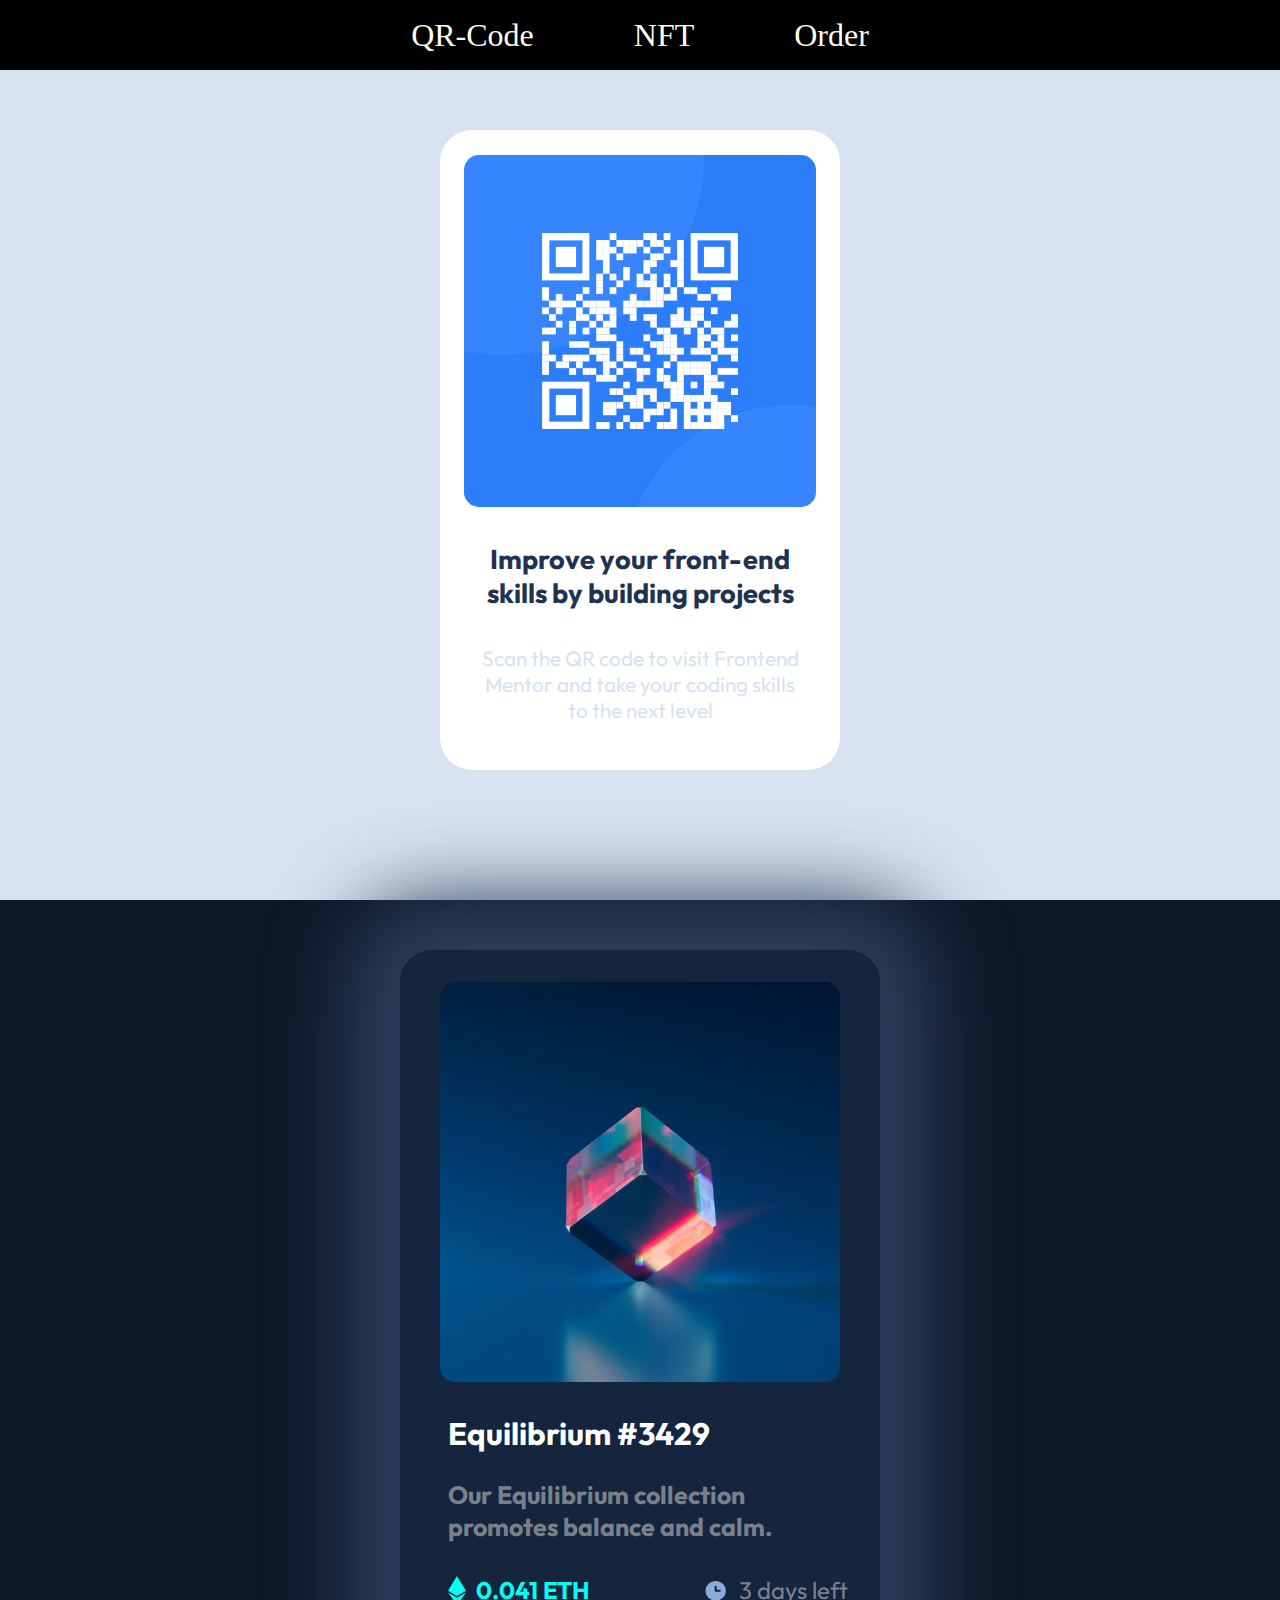
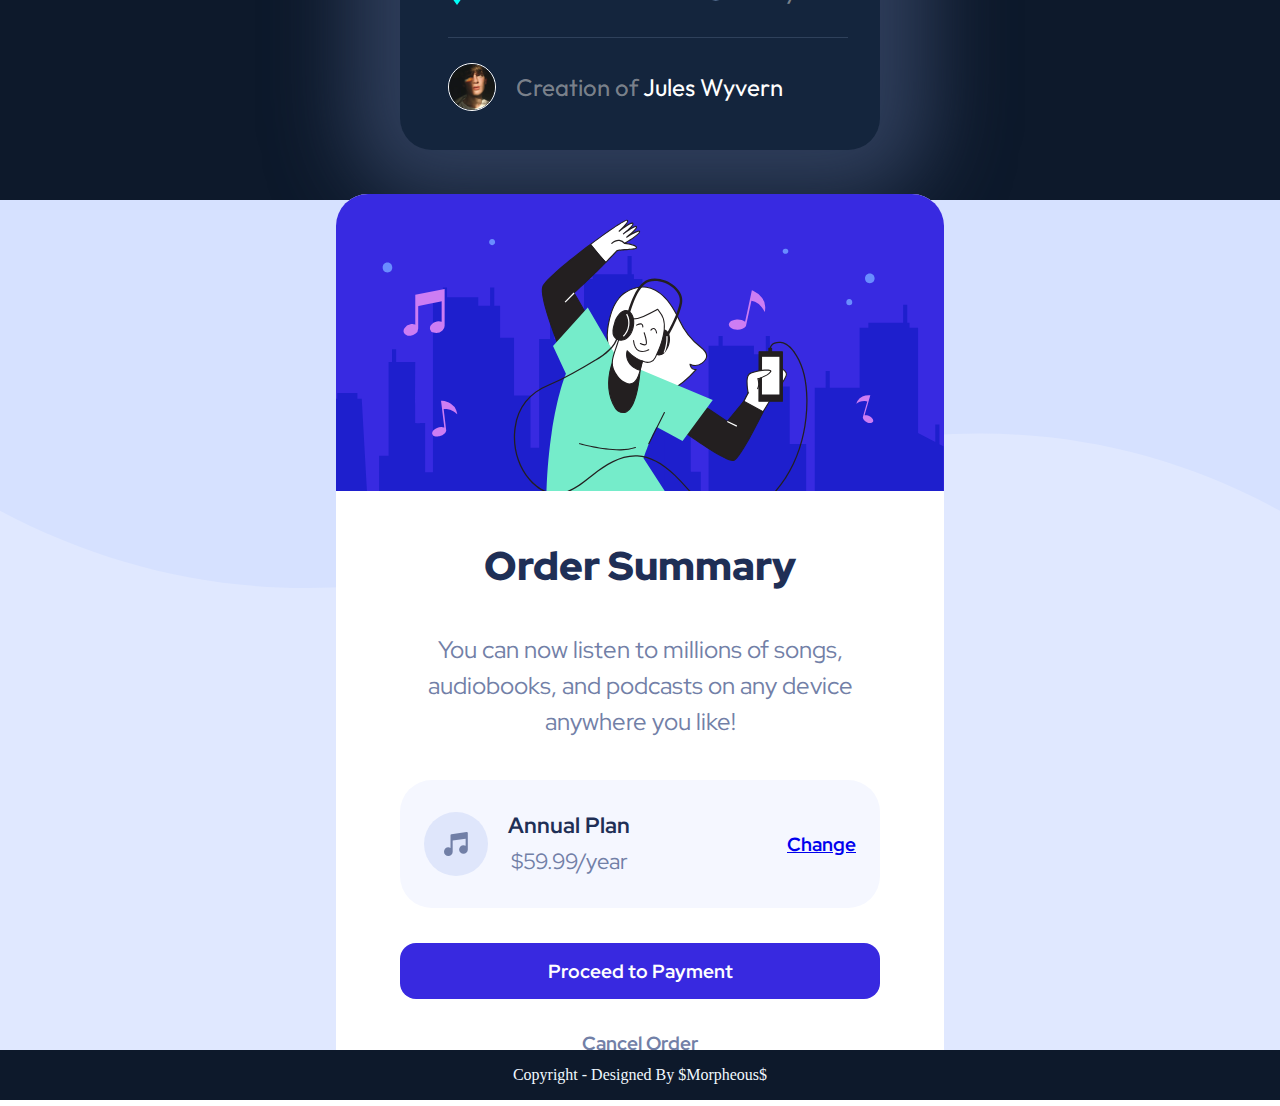
<file: index.html>
<!DOCTYPE html>
<html lang="fr-FR">
  <head>
    <meta charset="UTF-8" />
    <meta http-equiv="X-UA-Compatible" content="IE=edge" />
    <meta name="viewport" content="width=device-width, initial-scale=1.0" />
    <link
      rel="shortcut icon"
      href="nft-preview-card-component-main/images/favicon-32x32.png"
      type="image/x-icon"
    />
    <link rel="preconnect" href="https://fonts.googleapis.com" />
    <link rel="preconnect" href="https://fonts.gstatic.com" crossorigin />
    <link
      href="https://fonts.googleapis.com/css2?family=Outfit&display=swap"
      rel="stylesheet"
    />
    <link rel="preconnect" href="https://fonts.googleapis.com"> 
    <link rel="preconnect" href="https://fonts.gstatic.com" crossorigin> 
    <link href="https://fonts.googleapis.com/css2?family=Red+Hat+Display:wght@500;700;900&display=swap" rel="stylesheet">
    <link rel="stylesheet" href="css/style.css" />
    <title>cards HomeWork</title>
  </head>

  <body>
    <!-- entete et bare de navigation -->
    <header class="navbar">
      <nav>
        <ul>
          <li><a href="#one">QR-Code</a></li>
          <li><a href="#two">NFT</a></li>
          <li><a href="#three">Order</a></li>
        </ul>
      </nav>
    </header>
    <!-- Corp du site -->
    <main class="main">
      <!-- Carte QR-Code -->
      <article class="container" id="one">
        <div class="qr">
          <div class="image-qr">
            <img src="qr-code-component-main/images/image-qr-code.png" alt="" />
          </div>
          <div class="text-qr">
            <h4>Improve your front-end skills by building projects</h4>
            <p class="text-qr">
              Scan the QR code to visit Frontend Mentor and take your coding
              skills to the next level
            </p>
          </div>
        </div>
      </article>
      <!-- Carte NFT -->
      <article class="container" id="two">
        <div class="nft">
          <div class="image-nft">
            <a href="#two"
              ><img
                src="nft-preview-card-component-main/images/image-equilibrium.jpg"
                alt="photo Equilibrium"
            /></a>
          </div>
          <div class="part-two">
            <div class="titre-nft">
              <a><h2>Equilibrium #3429</h2></a>
            </div>
            <div class="text-nft">
              <h3>Our Equilibrium collection promotes balance and calm.</h3>
            </div>
            <div class="price-days">
              <div class="price-nft">
                <img
                  src="nft-preview-card-component-main/images/icon-ethereum.svg"
                  alt="icone de l'etherium"
                />
                <p class="p-price-nft">0.041 ETH</p>
              </div>
              <div class="days">
                <img
                  src="nft-preview-card-component-main/images/icon-clock.svg"
                  alt="icone d'une montre"
                />
                <p class="p-days">3 days left</p>
              </div>
            </div>
            <div class="line"></div>
            <div class="avatar">
              <img
                src="nft-preview-card-component-main/images/image-avatar.png"
                alt="photo du proprietaire"
              />
              <p>Creation of <span class="avatar-name">Jules Wyvern</span></p>
            </div>
          </div>
        </div>
      </article>
      <!-- Carte Order -->
      <artcle class="container" id="three">
        <img
          class="bg-three"
          src="order-summary-component-main/images/pattern-background-desktop.svg"
          alt=""
        />
        <div class="order">
          <div class="image-order">
            <img
              src="order-summary-component-main/images/illustration-hero.svg"
              alt="photo de hero"
            />
          </div>
          <div class="summary">
            <div class="titre-order">
              <h1>Order Summary</h1>
            </div>
            <div class="text-order">
              <p class="p-text-order">
                You can now listen to millions of songs, audiobooks, and
                podcasts on any device anywhere you like!
              </p>
            </div>
            <div class="panier">
              <div class="article">
                <img
                  src="order-summary-component-main/images/icon-music.svg"
                  alt="icone de musique"
                />
                <div class="details">
                  <h3>Annual Plan</h3>
                  <p class="p-price-order">$59.99/year</p>
                </div>
              </div>
              <div class="change">
                <a href="#three">Change</a>
              </div>
            </div>
            <div class="button-order">
              <a href="#three" class="payment">Proceed to Payment</a>

              <a href="#three" class="cancel">Cancel Order</a>
            </div>
          </div>
        </div>
      </artcle>
    </main>
    <footer>
      <p>Copyright - Designed By $Morpheous$</p>
    </footer>
  </body>
</html>
</file>
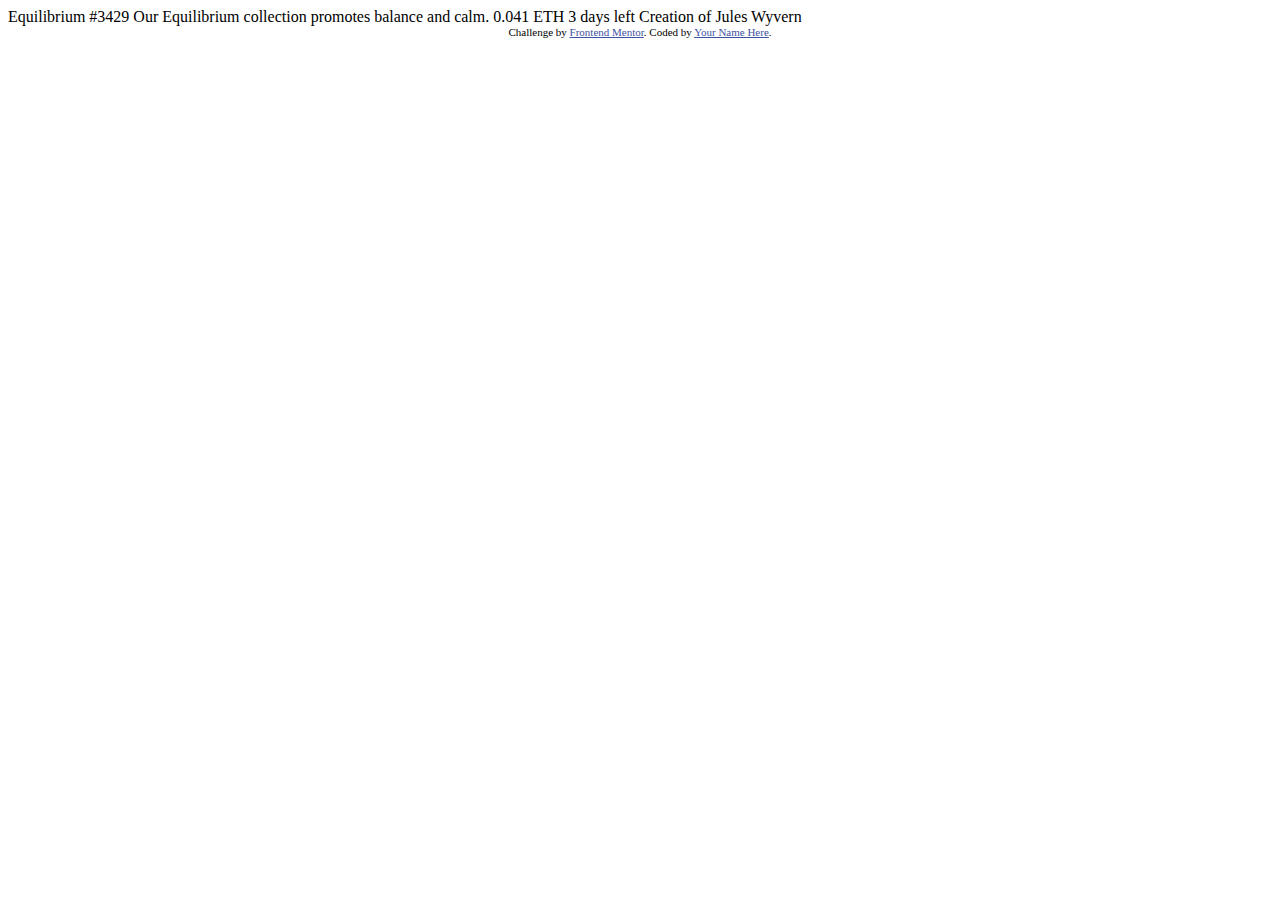
<file: nft-preview-card-component-main/index.html>
<!DOCTYPE html>
<html lang="en">

<head>
    <meta charset="UTF-8">
    <meta name="viewport" content="width=device-width, initial-scale=1.0">
    <!-- displays site properly based on user's device -->

    <link rel="icon" type="image/png" sizes="32x32" href="./images/favicon-32x32.png">

    <title>Frontend Mentor | NFT preview card component</title>

    <!-- Feel free to remove these styles or customise in your own stylesheet 👍 -->
    <style>
        .attribution {
            font-size: 11px;
            text-align: center;
        }
        
        .attribution a {
            color: hsl(228, 45%, 44%);
        }
    </style>
</head>

<body>




    Equilibrium #3429 Our Equilibrium collection promotes balance and calm. 0.041 ETH 3 days left Creation of Jules Wyvern

    <div class="attribution">
        Challenge by <a href="https://www.frontendmentor.io?ref=challenge" target="_blank">Frontend Mentor</a>. Coded by <a href="#">Your Name Here</a>.
    </div>
</body>

</html>
</file>
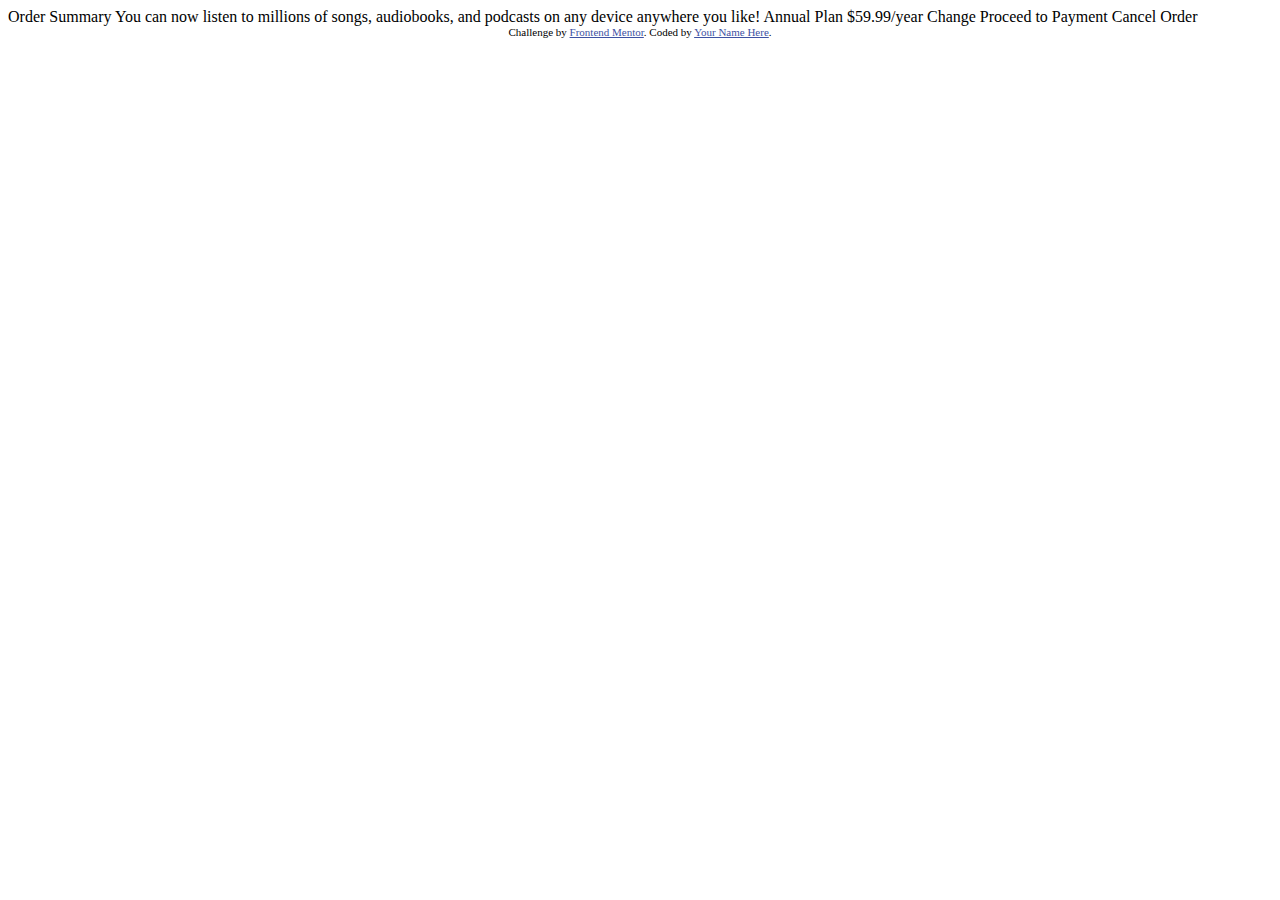
<file: order-summary-component-main/index.html>
<!DOCTYPE html>
<html lang="en">
<head>
  <meta charset="UTF-8">
  <meta name="viewport" content="width=device-width, initial-scale=1.0"> <!-- displays site properly based on user's device -->

  <link rel="icon" type="image/png" sizes="32x32" href="./images/favicon-32x32.png">
  
  <title>Frontend Mentor | Order summary card</title>

  <!-- Feel free to remove these styles or customise in your own stylesheet 👍 -->
  <style>
    .attribution { font-size: 11px; text-align: center; }
    .attribution a { color: hsl(228, 45%, 44%); }
  </style>
</head>
<body>

  Order Summary

  You can now listen to millions of songs, audiobooks, and podcasts on any 
  device anywhere you like!

  Annual Plan
  $59.99/year

  Change

  Proceed to Payment
  Cancel Order
  
  <div class="attribution">
    Challenge by <a href="https://www.frontendmentor.io?ref=challenge" target="_blank">Frontend Mentor</a>. 
    Coded by <a href="#">Your Name Here</a>.
  </div>
</body>
</html>
</file>
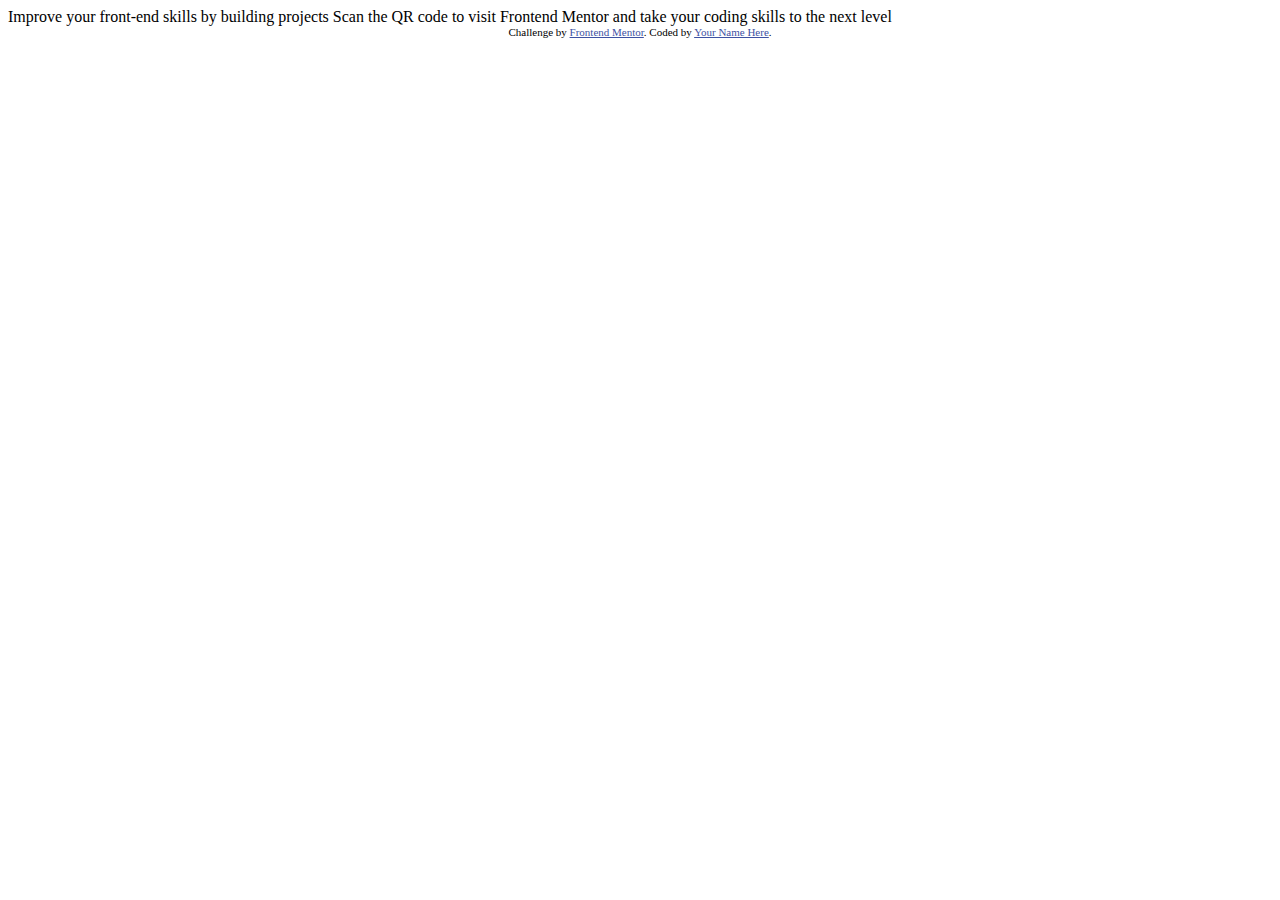
<file: qr-code-component-main/index.html>
<!DOCTYPE html>
<html lang="en">
<head>
  <meta charset="UTF-8">
  <meta name="viewport" content="width=device-width, initial-scale=1.0"> <!-- displays site properly based on user's device -->

  <link rel="icon" type="image/png" sizes="32x32" href="./images/favicon-32x32.png">
  
  <title>Frontend Mentor | QR code component</title>

  <!-- Feel free to remove these styles or customise in your own stylesheet 👍 -->
  <style>
    .attribution { font-size: 11px; text-align: center; }
    .attribution a { color: hsl(228, 45%, 44%); }
  </style>
</head>
<body>

  Improve your front-end skills by building projects

  Scan the QR code to visit Frontend Mentor and take your coding skills to the next level
  
  <div class="attribution">
    Challenge by <a href="https://www.frontendmentor.io?ref=challenge" target="_blank">Frontend Mentor</a>. 
    Coded by <a href="#">Your Name Here</a>.
  </div>
</body>
</html>
</file>
<file: css/style.css>
* {
  margin: 0;
  padding: 0;
  box-sizing: border-box;
  
}
body{
  position: relative;
}
/* Barre de navigation */
.navbar {
  width: 100%;
  height: 70px;
  margin-bottom: 70px;
  background-color: black;
  display: flex;
  justify-content: space-evenly;
  align-items: center;
  position: fixed;
  top: 0;
  z-index: 1;
}
.navbar nav ul {
  display: flex;
  justify-content: space-evenly;
  align-items: center;
}
.navbar nav ul li {
  list-style: none;
  font-size: 2em;
  margin: 0 50px;
}
.navbar nav ul li a {
  text-decoration: none;
  color: ivory;
}

.main .container {
  width: 100%;
  height: 100vh;
  display: flex;
  flex-direction: column;
  justify-content: center;
  align-items: center;
}
/* premiere carte */
#one {
  background-color: hsl(212, 45%, 89%);
  font-family: 'Outfit';
}
#one .qr {
  width: 25rem;
  height: 40rem;
  border-radius: 2rem;
  background-color: #fff;
  display: flex;
  flex-direction: column;
  justify-content: space-around;
  align-items: center;
}
#one .qr .image-qr {
  display: flex;
  flex-direction: column;
  justify-content: center;
}
#one .qr .image-qr img {
  margin-top: 25px;
  width: 22em;
  border-radius: 15px;
  display: flex;
}
#one .qr .text-qr {
  display: flex;
  flex-direction: column;
  justify-content: space-around;
  align-items: center;
}
#one .qr .text-qr h4 {
  padding: 35px;
  text-align: center;
  font-size: 1.7rem;
  color: hsl(218, 44%, 22%);
}
#one .qr .text-qr p {
  padding: 0 35px 55px 35px;
  text-align: center;
  font-size: 1.3rem;
  color: hsl(212, 45%, 89%);
}
/* deuxieme carte */
#two {
  background-color: hsl(217, 54%, 11%);
  font-family: 'Outfit';
}
#two .nft {
  width: 30rem;
  height: 50rem;
  border-radius: 2rem;
  background-color: hsl(216, 50%, 16%);
  display: flex;
  flex-direction: column;
  justify-content: space-evenly;
  align-items: center;
  box-shadow: 0 0 80px 50px hsl(220, 32%, 27%);
}

#two .nft .image-nft img {
  margin-top: 25px;
  width: 25em;
  border-radius: 15px;
  display: flex;
}
#two .nft .part-two{
    margin: 0 4rem 2rem 5rem;
}
#two .nft .part-two .titre-nft a {
  padding: 2rem;
  font-size: 1.3rem;
  color: white;
}
#two .nft .part-two .text-nft h3 {
    font-size: 25px;
  color: rgba(191, 191, 191, 0.619);
}
#two .nft .part-two .price-days {
  display: flex;
  justify-content: space-between;
  margin-top: 2rem;
  margin-bottom: 2rem;
}
#two .nft .part-two .price-days .price-nft {
  display: flex;
  align-items: center;
  font-size: 1.5em;
  font-weight: bold;
  color: hsl(178, 100%, 50%);
}
#two .nft .part-two .price-days .price-nft img {
  width: 1.1rem;
  margin-right: 10px;
}
#two .nft .price-days .days {
  display: flex;
  align-items: center;
  font-size: 1.5em;
  color: rgba(191, 191, 191, 0.619);
}
#two .nft .price-days .days img {
  width: 1.6rem;
  margin-right: 10px;
}
#two .nft .part-two .line {
  width: 25rem;
  height: 1px;
  background-color: hsl(215, 32%, 27%);
}
#two .nft .part-two .avatar {
  display: flex;
  justify-content: flex-start;
  align-items: center;
  margin-top: 25px;
}
#two .nft .part-two .avatar img {
  width: 3rem;
  margin-right: 20px;
  border: 1px solid white;
  border-radius: 50%;
}
#two .nft .part-two .avatar p {
  font-size: 1.5rem;
  color: rgba(191, 191, 191, 0.619);
}
#two .nft .part-two .avatar-name {
  font-size: 1.5rem;
  color: #fff;
}
/* troisieme carte */
#three {
  background-color: hsl(225, 100%, 94%);
  position: relative;
  font-family: 'Red Hat Display', sans-serif;
}
#three .bg-three {
  width: 100%;
  position: absolute;
  top:0;
}
#three .order {
    background-color: #fff;
    width: 38rem;
  height: 58rem;
  border-radius: 2rem;
  display: flex;
  flex-direction: column;
  /* justify-content: space-between; */
  align-items: center;
  position: relative;
}
#three .order .image-order{
width: 38rem;
height: auto;
border-radius: 2rem;
display: flex;
justify-content: center;
}
#three .order .image-order img{
    width: 38rem;
    border-radius: 2rem 2rem 0 0;
}
#three .order .summary{
    display: flex;
    flex-direction: column;
    justify-content: space-evenly;
    align-items: center;
}
#three .order .summary .titre-order{
    margin-top: 3rem;
    
}
#three .order .summary .titre-order h1{  
    color: hsl(223, 47%, 23%);  
    font-size: 2.5rem;
    font-weight: 900;
}
#three .order .summary .text-order{
    padding: 2.5rem 5rem;
    text-align: center;
    font-size: 1.5rem;
    line-height: 1.5;
    color: hsl(224, 23%, 55%);
}
#three .order .summary .panier{
    background-color: hsl(225, 100%, 98%);
    width: 30rem;
    height: 8rem;
    padding: 0 1.5rem;
    border-radius: 2rem;
    display: flex;
    flex-direction: row;
    justify-content: space-between;
    align-items: center;
}
#three .order .summary .panier .article{
    display: flex;
    justify-content: center;
    align-items: center;
}
#three .order .summary .panier .article img{
    width: 4rem;
    margin-right: 20px;
}
#three .order .summary .panier .article .details{
    color: hsl(223, 47%, 23%);
    text-align: center;
    font-size: 1.2rem;
    line-height: 1.6;
}
#three .order .summary .panier .article .details p{
    font-size: 1.4rem;
    color: hsl(224, 23%, 55%);
}
#three .order .summary .panier .change{
    font-size: 1.2rem;
    font-weight: bold;
}
#three .order .summary .button-order{
    width: 30rem;
    height: 10rem;
    margin: 1.2rem 0;
    display: flex;
    flex-direction: column;
    justify-content: center;
    align-content: center;
}
#three .order .summary .button-order .payment{
    width: 30rem;
    height: 3.5rem;  
    padding: 15px 0;  
    text-decoration: none;
    color: #fff;
    font-size: 1.2rem;
    font-weight: 700;
    text-align: center;    
    background-color: hsl(245, 75%, 52%);    
    border-radius: 1rem;    
}
#three .order .summary .button-order .cancel{
    width: 30rem;
    height: 3.5rem;
    padding: 15px 0; 
    margin-top: 1rem;
    text-decoration: none;
    color: #000;
    font-size: 1.2rem;
    font-weight: 700;
    text-align: center;
    background-color: #fff; 
    color: hsl(224, 23%, 55%);   
    
}
#three .order .summary .button-order .payment a, #three .order .summary .button-order .cancel a{
    text-align: center;
}
#three .order .summary .payment{}
#three .order .summary .cancel{}
/* pied de page */
footer > p {
  width: 100%;
  height: 50px;
  color: aliceblue;
  background-color: hsl(217, 54%, 11%);
  display: flex;
  justify-content: center;
  align-items: center;
  position: absolute;
  bottom: 0;
}
</file>
